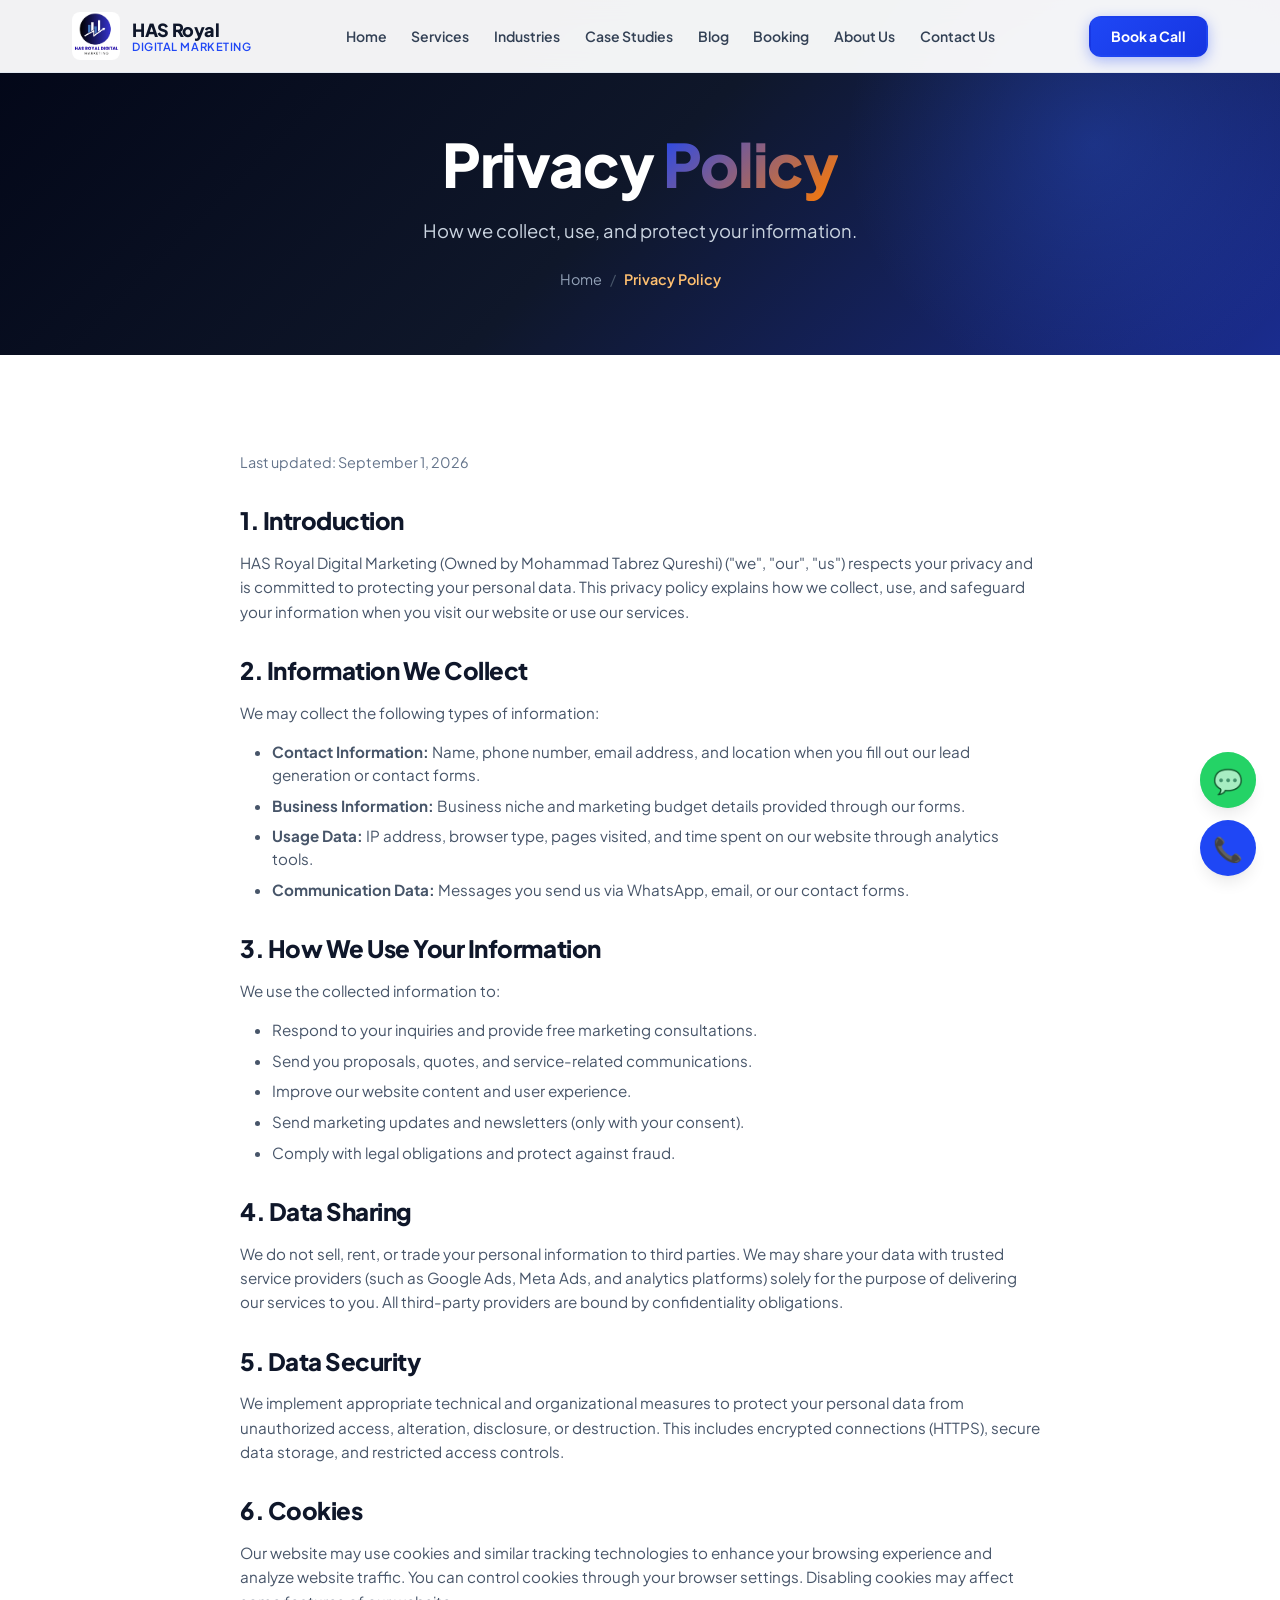
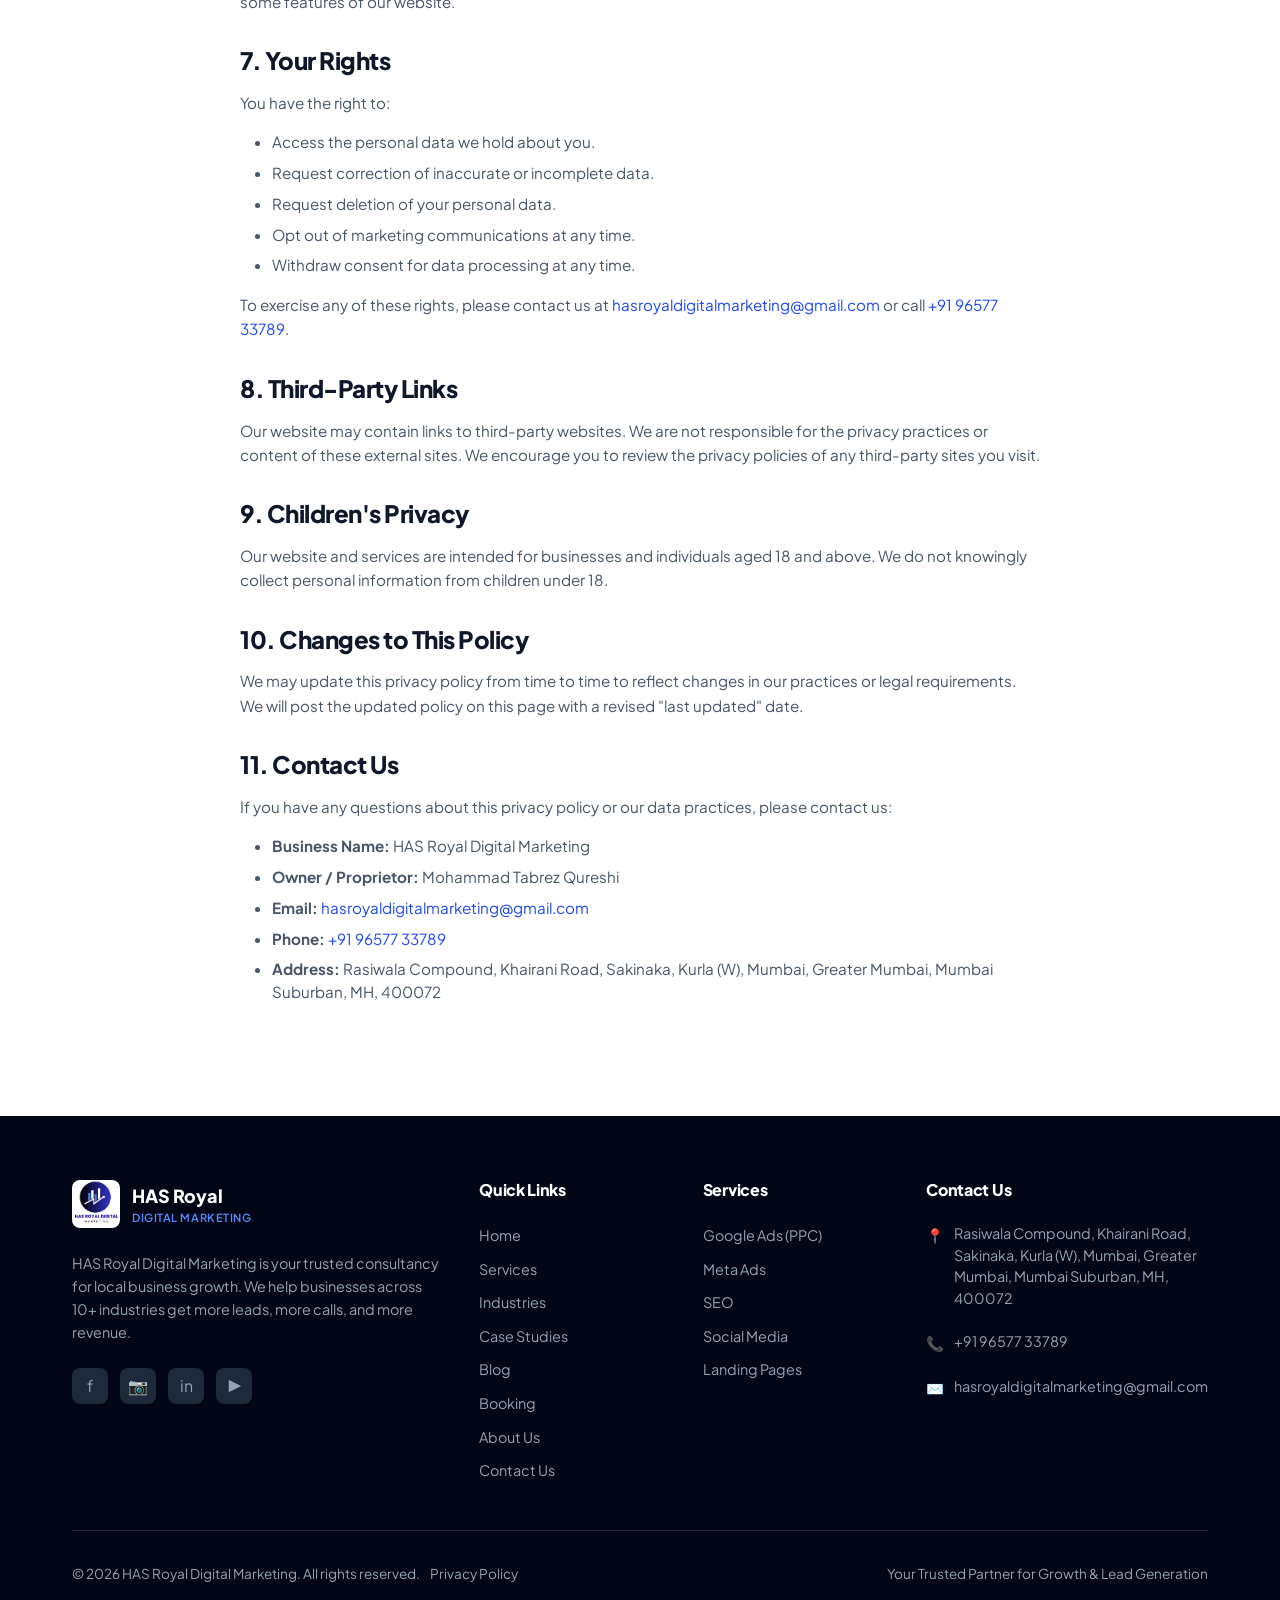
<file: privacy.html>
<!DOCTYPE html>
<html lang="en">
<head>
  <meta charset="UTF-8">
  <meta name="viewport" content="width=device-width, initial-scale=1.0">
  <title>Privacy Policy | HAS Royal Digital Marketing</title>
  <meta name="description" content="Privacy policy for HAS Royal Digital Marketing. Learn how we collect, use, and protect your personal information when you use our services or contact us.">
  <!-- Google tag (gtag.js) -->
<script async src="https://www.googletagmanager.com/gtag/js?id=AW-18473427269"></script>
<script>
  window.dataLayer = window.dataLayer || [];
  function gtag(){dataLayer.push(arguments);}
  gtag('js', new Date());

  gtag('config', 'AW-18473427269');
</script>
  <meta name="robots" content="index, follow">
  <script>
  function gtag_report_conversion(url) {
    var callback = function () {
      if (typeof(url) != 'undefined') {
        window.location = url;
      }
    };
    gtag('event', 'conversion', {
      'send_to': 'AW-18473427269/IwwNCNT-_IodEMXC6OhE',
      'value': 1.0,
      'currency': 'INR',
      'event_callback': callback
    });
    return false;
  }
</script>
  <link rel="preconnect" href="https://fonts.googleapis.com">
  <link rel="preconnect" href="https://fonts.gstatic.com" crossorigin>
  <link href="https://fonts.googleapis.com/css2?family=Plus+Jakarta+Sans:wght@400;600;700;800&display=swap" rel="stylesheet">
  <link rel="icon" type="image/jpeg" href="assets/has-royal-digital-marketing-logo.jpg">
  <link rel="stylesheet" href="css/styles.css">
  <meta property="og:type" content="website">
  <meta property="og:title" content="Privacy Policy | HAS Royal Digital Marketing">
  <meta property="og:description" content="Privacy policy for HAS Royal Digital Marketing. Learn how we collect, use, and protect your personal information.">
  <meta property="og:image" content="assets/has-royal-digital-marketing-logo.jpg">
  <meta property="og:url" content="https://has-royal-digital-marketing.netlify.app/privacy.html">
</head>
<body>

  <!-- Header -->
  <header class="header" id="header">
    <div class="container">
      <nav class="nav">
        <a href="index.html" class="nav-logo">
          <img src="assets/has-royal-digital-marketing-logo.jpg" alt="HAS Royal Digital Marketing Logo">
          <div class="nav-logo-text">
            <span class="brand">HAS Royal</span>
            <span class="tag">Digital Marketing</span>
          </div>
        </a>
        <ul class="nav-links" id="navLinks">
          <li><a href="index.html" class="nav-link">Home</a></li>
          <li><a href="services.html" class="nav-link">Services</a></li>
          <li><a href="industries.html" class="nav-link">Industries</a></li>
          <li><a href="casestudies.html" class="nav-link">Case Studies</a></li>
          <li><a href="blog.html" class="nav-link">Blog</a></li>
          <li><a href="booking.html" class="nav-link">Booking</a></li>
          <li><a href="about.html" class="nav-link">About Us</a></li>
          <li><a href="contact.html" class="nav-link">Contact Us</a></li>
        </ul>
        <div class="nav-cta">
          <a href="booking.html" class="btn btn-primary btn-sm">Book a Call</a>
          <button class="nav-toggle" id="navToggle" aria-label="Toggle menu">
            <span></span><span></span><span></span>
          </button>
        </div>
      </nav>
    </div>
  </header>

  <!-- Page Banner -->
  <section class="page-banner">
    <div class="container">
      <div class="page-banner-content">
        <h1>Privacy <span class="text-gradient">Policy</span></h1>
        <p>How we collect, use, and protect your information.</p>
        <div class="breadcrumb">
          <a href="index.html">Home</a>
          <span class="sep">/</span>
          <span class="current">Privacy Policy</span>
        </div>
      </div>
    </div>
  </section>

  <!-- Privacy Content -->
  <section class="section">
    <div class="container">
      <div class="privacy-content">
        <p style="color:var(--neutral-500);font-size:0.9rem">Last updated: September 1, 2026</p>

        <h2>1. Introduction</h2>
        <p>HAS Royal Digital Marketing (Owned by Mohammad Tabrez Qureshi) ("we", "our", "us") respects your privacy and is committed to protecting your personal data. This privacy policy explains how we collect, use, and safeguard your information when you visit our website or use our services.</p>

        <h2>2. Information We Collect</h2>
        <p>We may collect the following types of information:</p>
        <ul>
          <li><strong>Contact Information:</strong> Name, phone number, email address, and location when you fill out our lead generation or contact forms.</li>
          <li><strong>Business Information:</strong> Business niche and marketing budget details provided through our forms.</li>
          <li><strong>Usage Data:</strong> IP address, browser type, pages visited, and time spent on our website through analytics tools.</li>
          <li><strong>Communication Data:</strong> Messages you send us via WhatsApp, email, or our contact forms.</li>
        </ul>

        <h2>3. How We Use Your Information</h2>
        <p>We use the collected information to:</p>
        <ul>
          <li>Respond to your inquiries and provide free marketing consultations.</li>
          <li>Send you proposals, quotes, and service-related communications.</li>
          <li>Improve our website content and user experience.</li>
          <li>Send marketing updates and newsletters (only with your consent).</li>
          <li>Comply with legal obligations and protect against fraud.</li>
        </ul>

        <h2>4. Data Sharing</h2>
        <p>We do not sell, rent, or trade your personal information to third parties. We may share your data with trusted service providers (such as Google Ads, Meta Ads, and analytics platforms) solely for the purpose of delivering our services to you. All third-party providers are bound by confidentiality obligations.</p>

        <h2>5. Data Security</h2>
        <p>We implement appropriate technical and organizational measures to protect your personal data from unauthorized access, alteration, disclosure, or destruction. This includes encrypted connections (HTTPS), secure data storage, and restricted access controls.</p>

        <h2>6. Cookies</h2>
        <p>Our website may use cookies and similar tracking technologies to enhance your browsing experience and analyze website traffic. You can control cookies through your browser settings. Disabling cookies may affect some features of our website.</p>

        <h2>7. Your Rights</h2>
        <p>You have the right to:</p>
        <ul>
          <li>Access the personal data we hold about you.</li>
          <li>Request correction of inaccurate or incomplete data.</li>
          <li>Request deletion of your personal data.</li>
          <li>Opt out of marketing communications at any time.</li>
          <li>Withdraw consent for data processing at any time.</li>
        </ul>
        <p>To exercise any of these rights, please contact us at <a href="mailto:hasroyaldigitalmarketing@gmail.com">hasroyaldigitalmarketing@gmail.com</a> or call <a href="tel:+919657733789">+91 96577 33789</a>.</p>

        <h2>8. Third-Party Links</h2>
        <p>Our website may contain links to third-party websites. We are not responsible for the privacy practices or content of these external sites. We encourage you to review the privacy policies of any third-party sites you visit.</p>

        <h2>9. Children's Privacy</h2>
        <p>Our website and services are intended for businesses and individuals aged 18 and above. We do not knowingly collect personal information from children under 18.</p>

        <h2>10. Changes to This Policy</h2>
        <p>We may update this privacy policy from time to time to reflect changes in our practices or legal requirements. We will post the updated policy on this page with a revised "last updated" date.</p>

        <h2>11. Contact Us</h2>
        <p>If you have any questions about this privacy policy or our data practices, please contact us:</p>
        <ul>
          <li><strong>Business Name:</strong> HAS Royal Digital Marketing</li>
          <li><strong>Owner / Proprietor:</strong> Mohammad Tabrez Qureshi</li>
          <li><strong>Email:</strong> <a href="mailto:hasroyaldigitalmarketing@gmail.com">hasroyaldigitalmarketing@gmail.com</a></li>
          <li><strong>Phone:</strong> <a href="tel:+919657733789">+91 96577 33789</a></li>
          <li><strong>Address:</strong> Rasiwala Compound, Khairani Road, Sakinaka, Kurla (W), Mumbai, Greater Mumbai, Mumbai Suburban, MH, 400072</li>
        </ul>
      </div>
    </div>
  </section>

  <!-- Footer -->
  <footer class="footer">
    <div class="container">
      <div class="footer-grid">
        <div class="footer-brand-col">
          <div class="footer-brand">
            <img src="assets/has-royal-digital-marketing-logo.jpg" alt="HAS Royal Digital Marketing Logo">
            <div>
              <div class="brand">HAS Royal</div>
              <div class="tag">Digital Marketing</div>
            </div>
          </div>
          <div class="footer-about">
            <p>HAS Royal Digital Marketing is your trusted consultancy for local business growth. We help businesses across 10+ industries get more leads, more calls, and more revenue.</p>
            <div class="footer-social">
              <a href="booking.html" aria-label="Facebook">f</a>
              <a href="booking.html" aria-label="Instagram">📷</a>
              <a href="booking.html" aria-label="LinkedIn">in</a>
              <a href="booking.html" aria-label="YouTube">▶</a>
            </div>
          </div>
        </div>
        <div class="footer-col">
          <h4>Quick Links</h4>
          <ul>
            <li><a href="index.html">Home</a></li>
            <li><a href="services.html">Services</a></li>
            <li><a href="industries.html">Industries</a></li>
            <li><a href="casestudies.html">Case Studies</a></li>
            <li><a href="blog.html">Blog</a></li>
            <li><a href="booking.html">Booking</a></li>
            <li><a href="about.html">About Us</a></li>
            <li><a href="contact.html">Contact Us</a></li>
          </ul>
        </div>
        <div class="footer-col">
          <h4>Services</h4>
          <ul>
            <li><a href="services.html">Google Ads (PPC)</a></li>
            <li><a href="services.html">Meta Ads</a></li>
            <li><a href="services.html">SEO</a></li>
            <li><a href="services.html">Social Media</a></li>
            <li><a href="services.html">Landing Pages</a></li>
          </ul>
        </div>
        <div class="footer-col">
          <h4>Contact Us</h4>
          <ul class="footer-contact">
            <li><span class="icon">📍</span> Rasiwala Compound, Khairani Road, Sakinaka, Kurla (W), Mumbai, Greater Mumbai, Mumbai Suburban, MH, 400072</li>
            <li><span class="icon">📞</span> <a href="tel:+919657733789" onclick="return gtag_report_conversion('tel:+919657733789');">+91 96577 33789</a></li>
            <li><span class="icon">✉️</span> <a href="mailto:hasroyaldigitalmarketing@gmail.com">hasroyaldigitalmarketing@gmail.com</a></li>
          </ul>
        </div>
      </div>
      <div class="footer-bottom">
        <p>&copy; 2026 HAS Royal Digital Marketing. All rights reserved. <a href="privacy.html" style="color:var(--neutral-400);margin-left:0.5rem">Privacy Policy</a></p>
        <p>Your Trusted Partner for Growth & Lead Generation</p>
      </div>
    </div>
  </footer>

  <!-- Floating Buttons -->
  <div class="floating-buttons">
    <a href="https://wa.me/919657733789" class="float-btn float-btn-whatsapp" target="_blank" rel="noopener" aria-label="Chat on WhatsApp" style="position:relative">💬</a>
    <a href="tel:+919657733789" onclick="return gtag_report_conversion('tel:+919657733789');" class="float-btn float-btn-call" aria-label="Call Now">📞</a>
</div>

  <script src="js/main.js"></script>
</body>
</html>
</file>
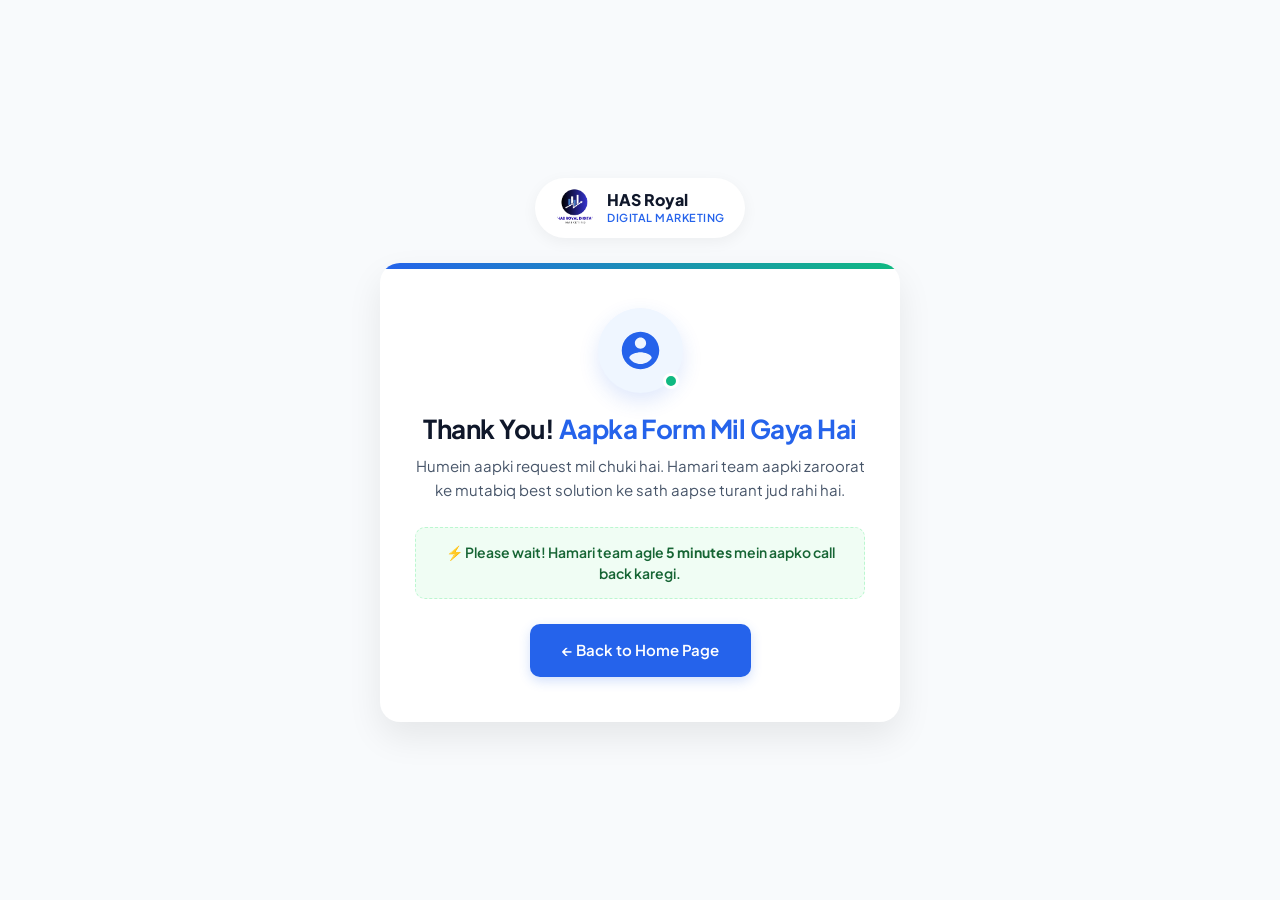
<file: thank-you.html>
<!DOCTYPE html>
<html lang="en">
<head>
    <meta charset="UTF-8">
    <meta name="viewport" content="width=device-width, initial-scale=1.0">
    <title>Thank You - HAS Royal Digital Marketing</title>
    <meta name="description" content="Thank you for contacting HAS Royal Digital Marketing. We have received your request and will get back to you shortly. Serving All Mumbai Services, Thane, and Navi Mumbai.">
	<!-- Google tag (gtag.js) -->
<script async src="https://www.googletagmanager.com/gtag/js?id=AW-18473427269"></script>
<script>
  window.dataLayer = window.dataLayer || [];
  function gtag(){dataLayer.push(arguments);}
  gtag('js', new Date());

  gtag('config', 'AW-18473427269');
</script>
    <meta name="robots" content="noindex, follow">
    <link rel="preconnect" href="https://fonts.googleapis.com">
    <link rel="preconnect" href="https://fonts.gstatic.com" crossorigin>
    <link href="https://fonts.googleapis.com/css2?family=Plus+Jakarta+Sans:wght@400;600;700;800&display=swap" rel="stylesheet">
    <link rel="icon" type="image/jpeg" href="assets/has-royal-digital-marketing-logo.jpg">
    <link rel="stylesheet" href="css/styles.css">
    <style>
        :root {
            --primary: #2563eb;
            --primary-dark: #1d4ed8;
            --success: #10b981;
            --text-dark: #0f172a;
            --text-light: #475569;
            --bg-light: #f8fafc;
        }
        * {
            margin: 0;
            padding: 0;
            box-sizing: border-box;
            font-family: 'Plus Jakarta Sans', sans-serif;
        }
        body {
            background-color: var(--bg-light);
            color: var(--text-dark);
            display: flex;
            flex-direction: column;
            justify-content: center;
            align-items: center;
            min-height: 100vh;
            padding: 20px;
        }
        /* Top Brand Header Styling */
        .page-brand-header {
            margin-bottom: 25px;
            text-align: center;
        }
        .brand-link {
            display: inline-flex;
            align-items: center;
            gap: 12px;
            text-decoration: none;
            background: #ffffff;
            padding: 10px 20px;
            border-radius: 50px;
            box-shadow: 0 4px 15px rgba(0, 0, 0, 0.05);
        }
        .brand-link img {
            width: 40px;
            height: 40px;
            border-radius: 50%;
            object-fit: cover;
        }
        .brand-text-wrap {
            text-align: left;
        }
        .brand-name {
            font-size: 16px;
            font-weight: 800;
            color: var(--text-dark);
            line-height: 1.2;
        }
        .brand-tag {
            font-size: 11px;
            font-weight: 600;
            color: var(--primary);
            text-transform: uppercase;
            letter-spacing: 0.5px;
        }
        .thank-you-card {
            background: #ffffff;
            max-width: 520px;
            width: 100%;
            padding: 45px 35px;
            border-radius: 20px;
            box-shadow: 0 15px 35px rgba(0, 0, 0, 0.08);
            text-align: center;
            position: relative;
            overflow: hidden;
        }
        .thank-you-card::before {
            content: '';
            position: absolute;
            top: 0;
            left: 0;
            width: 100%;
            height: 6px;
            background: linear-gradient(90deg, #2563eb, #10b981);
        }
        /* Support Agent Icon Styling */
        .support-avatar {
            width: 85px;
            height: 85px;
            margin: 0 auto 20px auto;
            background: #eff6ff;
            border-radius: 50%;
            display: flex;
            align-items: center;
            justify-content: center;
            position: relative;
            box-shadow: 0 8px 20px rgba(37, 99, 235, 0.15);
        }
        .support-avatar svg {
            width: 45px;
            height: 45px;
            fill: var(--primary);
        }
        /* Online Status Dot */
        .status-dot {
            position: absolute;
            bottom: 4px;
            right: 4px;
            width: 16px;
            height: 16px;
            background-color: var(--success);
            border: 3px solid #ffffff;
            border-radius: 50%;
            animation: pulse 2s infinite;
        }
        @keyframes pulse {
            0% { transform: scale(0.95); box-shadow: 0 0 0 0 rgba(16, 185, 129, 0.7); }
            70% { transform: scale(1); box-shadow: 0 0 0 8px rgba(16, 185, 129, 0); }
            100% { transform: scale(0.95); box-shadow: 0 0 0 0 rgba(16, 185, 129, 0); }
        }
        h1 {
            font-size: 26px;
            color: var(--text-dark);
            margin-bottom: 10px;
            font-weight: 700;
        }
        .highlight-text {
            color: var(--primary);
        }
        p {
            font-size: 15px;
            color: var(--text-light);
            line-height: 1.6;
            margin-bottom: 25px;
        }
        /* Callout Box for 5 Min Notice */
        .callback-box {
            background: #f0fdf4;
            border: 1px dashed #bbf7d0;
            padding: 14px 18px;
            border-radius: 10px;
            margin-bottom: 25px;
            color: #166534;
            font-size: 14px;
            font-weight: 600;
        }
        .btn {
            display: inline-block;
            background-color: var(--primary);
            color: #ffffff;
            padding: 13px 30px;
            font-size: 15px;
            font-weight: 600;
            text-decoration: none;
            border-radius: 10px;
            transition: all 0.3s ease;
            box-shadow: 0 4px 12px rgba(37, 99, 235, 0.2);
        }
        .btn:hover {
            background-color: var(--primary-dark);
            transform: translateY(-1px);
        }
    </style>
</head>
<body>

    <!-- Top Business Header / Logo -->
    <div class="page-brand-header">
        <a href="index.html" class="brand-link">
            <img src="assets/has-royal-digital-marketing-logo.jpg" alt="HAS Royal Digital Marketing Logo">
            <div class="brand-text-wrap">
                <div class="brand-name">HAS Royal</div>
                <div class="brand-tag">Digital Marketing</div>
            </div>
        </a>
    </div>

    <div class="thank-you-card">
        <!-- Professional Support / Customer Care Lady Icon -->
        <div class="support-avatar">
            <svg viewBox="0 0 24 24">
                <path d="M12 2C6.48 2 2 6.48 2 12s4.48 10 10 10 10-4.48 10-10S17.52 2 12 2zm0 3c1.66 0 3 1.34 3 3s-1.34 3-3 3-3-1.34-3-3 1.34-3 3-3zm0 14.2c-2.5 0-4.71-1.28-6-3.22.03-1.99 4-3.08 6-3.08 1.99 0 5.97 1.09 6 3.08-1.29 1.94-3.5 3.22-6 3.22z"/>
            </svg>
            <div class="status-dot"></div>
        </div>

        <h1>Thank You! <span class="highlight-text">Aapka Form Mil Gaya Hai</span></h1>
        
        <p>Humein aapki request mil chuki hai. Hamari team aapki zaroorat ke mutabiq best solution ke sath aapse turant jud rahi hai.</p>

        <!-- 5 Minutes Callback Box -->
        <div class="callback-box">
            ⚡ Please wait! Hamari team agle <strong>5 minutes</strong> mein aapko call back karegi.
        </div>

        <a href="index.html" class="btn">← Back to Home Page</a>
    </div>

</body>
</html>
</file>
<file: css/styles.css>
/* ============================================
   HAS Royal Digital Marketing - Main Stylesheet
   ============================================ */

/* --- Reset & Base --- */
*, *::before, *::after {
  margin: 0;
  padding: 0;
  box-sizing: border-box;
}

:root {
  /* Color System */
  --primary-50: #eef4ff;
  --primary-100: #d9e6ff;
  --primary-200: #bcd3ff;
  --primary-300: #8eb5ff;
  --primary-400: #598cff;
  --primary-500: #3366ff;
  --primary-600: #1f47f5;
  --primary-700: #1635e1;
  --primary-800: #182db6;
  --primary-900: #1a2c8f;

  --accent-50: #fff8ed;
  --accent-100: #ffefd4;
  --accent-200: #ffdba8;
  --accent-300: #ffc070;
  --accent-400: #ff9a33;
  --accent-500: #ff7a00;
  --accent-600: #f06000;
  --accent-700: #c84800;
  --accent-800: #9e3a06;
  --accent-900: #7e3208;

  --success-50: #edfcf4;
  --success-100: #d4f7e3;
  --success-200: #abedca;
  --success-300: #73dda8;
  --success-400: #3cc582;
  --success-500: #1baa68;
  --success-600: #108a56;
  --success-700: #0c6c47;
  --success-800: #0d563a;
  --success-900: #0c4831;

  --warning-50: #fffbeb;
  --warning-100: #fef3c7;
  --warning-200: #fde68a;
  --warning-300: #fcd34d;
  --warning-400: #fbbf24;
  --warning-500: #f59e0b;
  --warning-600: #d97706;
  --warning-700: #b45309;
  --warning-800: #92400e;
  --warning-900: #78350f;

  --error-50: #fef2f2;
  --error-100: #fee2e2;
  --error-200: #fecaca;
  --error-300: #fca5a5;
  --error-400: #f87171;
  --error-500: #ef4444;
  --error-600: #dc2626;
  --error-700: #b91c1c;
  --error-800: #991b1b;
  --error-900: #7f1d1d;

  --neutral-0: #ffffff;
  --neutral-50: #f8fafc;
  --neutral-100: #f1f5f9;
  --neutral-200: #e2e8f0;
  --neutral-300: #cbd5e1;
  --neutral-400: #94a3b8;
  --neutral-500: #64748b;
  --neutral-600: #475569;
  --neutral-700: #334155;
  --neutral-800: #1e293b;
  --neutral-900: #0f172a;
  --neutral-950: #020617;

  /* Typography */
  --font-sans: 'Plus Jakarta Sans', 'Segoe UI', Tahoma, sans-serif;
  --font-heading: 'Plus Jakarta Sans', 'Segoe UI', Tahoma, sans-serif;

  /* Spacing (8px system) */
  --space-1: 0.5rem;
  --space-2: 1rem;
  --space-3: 1.5rem;
  --space-4: 2rem;
  --space-5: 2.5rem;
  --space-6: 3rem;
  --space-8: 4rem;
  --space-10: 5rem;
  --space-12: 6rem;

  /* Radius */
  --radius-sm: 0.375rem;
  --radius-md: 0.5rem;
  --radius-lg: 0.75rem;
  --radius-xl: 1rem;
  --radius-2xl: 1.5rem;
  --radius-full: 9999px;

  /* Shadows */
  --shadow-sm: 0 1px 2px rgba(0,0,0,0.05);
  --shadow-md: 0 4px 6px -1px rgba(0,0,0,0.08), 0 2px 4px -2px rgba(0,0,0,0.05);
  --shadow-lg: 0 10px 15px -3px rgba(0,0,0,0.08), 0 4px 6px -4px rgba(0,0,0,0.05);
  --shadow-xl: 0 20px 25px -5px rgba(0,0,0,0.1), 0 8px 10px -6px rgba(0,0,0,0.05);
  --shadow-2xl: 0 25px 50px -12px rgba(0,0,0,0.18);

  /* Transitions */
  --transition-fast: 150ms ease;
  --transition-base: 250ms ease;
  --transition-slow: 400ms ease;
}

html {
  scroll-behavior: smooth;
  font-size: 16px;
}

body {
  font-family: var(--font-sans);
  line-height: 1.5;
  color: var(--neutral-800);
  background: var(--neutral-0);
  overflow-x: hidden;
}

h1, h2, h3, h4, h5, h6 {
  font-family: var(--font-heading);
  font-weight: 800;
  line-height: 1.2;
  color: var(--neutral-900);
  letter-spacing: -0.02em;
}

h1 { font-size: clamp(2.25rem, 5vw, 3.75rem); }
h2 { font-size: clamp(1.75rem, 4vw, 2.75rem); }
h3 { font-size: clamp(1.25rem, 3vw, 1.75rem); }
h4 { font-size: 1.25rem; }

p { line-height: 1.6; }

a {
  color: var(--primary-600);
  text-decoration: none;
  transition: color var(--transition-fast);
}

a:hover { color: var(--primary-700); }

img {
  max-width: 100%;
  height: auto;
  display: block;
}

ul, ol { list-style: none; }

/* --- Container --- */
.container {
  width: 100%;
  max-width: 1200px;
  margin: 0 auto;
  padding: 0 var(--space-4);
}

.container-wide {
  width: 100%;
  max-width: 1400px;
  margin: 0 auto;
  padding: 0 var(--space-4);
}

.section {
  padding: var(--space-12) 0;
}

.section-sm {
  padding: var(--space-8) 0;
}

.section-title {
  text-align: center;
  margin-bottom: var(--space-2);
}

.section-subtitle {
  text-align: center;
  color: var(--neutral-500);
  font-size: 1.125rem;
  max-width: 640px;
  margin: 0 auto var(--space-8);
}

.text-gradient {
  background: linear-gradient(135deg, var(--primary-600), var(--accent-500));
  -webkit-background-clip: text;
  background-clip: text;
  -webkit-text-fill-color: transparent;
}

/* --- Buttons --- */
.btn {
  display: inline-flex;
  align-items: center;
  justify-content: center;
  gap: 0.5rem;
  padding: 0.75rem 1.75rem;
  border-radius: var(--radius-lg);
  font-weight: 700;
  font-size: 1rem;
  border: 2px solid transparent;
  cursor: pointer;
  transition: all var(--transition-base);
  font-family: var(--font-sans);
  white-space: nowrap;
}

.btn-primary {
  background: linear-gradient(135deg, var(--primary-600), var(--primary-700));
  color: #fff;
  box-shadow: 0 4px 14px rgba(31, 71, 245, 0.35);
}

.btn-primary:hover {
  transform: translateY(-2px);
  box-shadow: 0 8px 24px rgba(31, 71, 245, 0.45);
  color: #fff;
}

.btn-accent {
  background: linear-gradient(135deg, var(--accent-400), var(--accent-600));
  color: #fff;
  box-shadow: 0 4px 14px rgba(255, 122, 0, 0.35);
}

.btn-accent:hover {
  transform: translateY(-2px);
  box-shadow: 0 8px 24px rgba(255, 122, 0, 0.45);
  color: #fff;
}

.btn-outline {
  background: transparent;
  border-color: var(--primary-600);
  color: var(--primary-600);
}

.btn-outline:hover {
  background: var(--primary-600);
  color: #fff;
}

.btn-ghost {
  background: var(--neutral-100);
  color: var(--neutral-800);
}

.btn-ghost:hover {
  background: var(--neutral-200);
}

.btn-lg {
  padding: 1rem 2.25rem;
  font-size: 1.125rem;
}

.btn-sm {
  padding: 0.5rem 1.25rem;
  font-size: 0.875rem;
}

/* --- Header / Navigation --- */
.header {
  position: fixed;
  top: 0;
  left: 0;
  width: 100%;
  z-index: 1000;
  background: rgba(255, 255, 255, 0.95);
  backdrop-filter: blur(12px);
  -webkit-backdrop-filter: blur(12px);
  border-bottom: 1px solid var(--neutral-200);
  transition: all var(--transition-base);
}

.header.scrolled {
  box-shadow: var(--shadow-lg);
}

.nav {
  display: flex;
  align-items: center;
  justify-content: space-between;
  padding: 0.75rem 0;
}

.nav-logo {
  display: flex;
  align-items: center;
  gap: 0.75rem;
  text-decoration: none;
}

.nav-logo img {
  width: 48px;
  height: 48px;
  border-radius: var(--radius-md);
}

.nav-logo-text {
  display: flex;
  flex-direction: column;
  line-height: 1.1;
}

.nav-logo-text .brand {
  font-size: 1.125rem;
  font-weight: 800;
  color: var(--neutral-900);
  letter-spacing: -0.02em;
}

.nav-logo-text .tag {
  font-size: 0.7rem;
  color: var(--primary-600);
  font-weight: 600;
  letter-spacing: 0.05em;
  text-transform: uppercase;
}

.nav-links {
  display: flex;
  align-items: center;
  gap: 0.15rem;
}

.nav-link {
  padding: 0.5rem 0.7rem;
  color: var(--neutral-700);
  font-weight: 600;
  font-size: 0.875rem;
  border-radius: var(--radius-md);
  transition: all var(--transition-fast);
  white-space: nowrap;
}

.nav-link:hover {
  color: var(--primary-600);
  background: var(--primary-50);
}

.nav-link.active {
  color: var(--primary-700);
  background: var(--primary-50);
}

.nav-cta {
  display: flex;
  align-items: center;
  gap: 0.75rem;
}

.nav-toggle {
  display: none;
  flex-direction: column;
  gap: 5px;
  background: none;
  border: none;
  cursor: pointer;
  padding: 0.5rem;
}

.nav-toggle span {
  width: 24px;
  height: 2px;
  background: var(--neutral-800);
  border-radius: 2px;
  transition: all var(--transition-base);
}

.nav-toggle.open span:nth-child(1) {
  transform: rotate(45deg) translate(5px, 5px);
}
.nav-toggle.open span:nth-child(2) {
  opacity: 0;
}
.nav-toggle.open span:nth-child(3) {
  transform: rotate(-45deg) translate(7px, -7px);
}

/* --- Hero --- */
.hero {
  position: relative;
  padding: 8rem 0 5rem;
  background: linear-gradient(135deg, var(--neutral-950) 0%, var(--neutral-900) 50%, var(--primary-900) 100%);
  overflow: hidden;
}

.hero::before {
  content: '';
  position: absolute;
  top: -50%;
  right: -10%;
  width: 600px;
  height: 600px;
  background: radial-gradient(circle, rgba(51, 102, 255, 0.3), transparent 70%);
  border-radius: 50%;
  pointer-events: none;
}

.hero::after {
  content: '';
  position: absolute;
  bottom: -30%;
  left: -10%;
  width: 500px;
  height: 500px;
  background: radial-gradient(circle, rgba(255, 122, 0, 0.15), transparent 70%);
  border-radius: 50%;
  pointer-events: none;
}

.hero-content {
  position: relative;
  z-index: 2;
  display: grid;
  grid-template-columns: 1fr 1fr;
  gap: var(--space-8);
  align-items: center;
}

.hero-text h1 {
  color: #fff;
  margin-bottom: var(--space-3);
}

.hero-text .hero-tag {
  display: inline-flex;
  align-items: center;
  gap: 0.5rem;
  padding: 0.4rem 1rem;
  background: rgba(255, 255, 255, 0.1);
  border: 1px solid rgba(255, 255, 255, 0.2);
  border-radius: var(--radius-full);
  color: var(--accent-300);
  font-size: 0.85rem;
  font-weight: 600;
  margin-bottom: var(--space-3);
}

.hero-text p {
  color: var(--neutral-300);
  font-size: 1.15rem;
  margin-bottom: var(--space-4);
  max-width: 520px;
}

.hero-buttons {
  display: flex;
  gap: 1rem;
  flex-wrap: wrap;
}

.hero-stats {
  display: flex;
  gap: 2.5rem;
  margin-top: var(--space-6);
  flex-wrap: wrap;
}

.hero-stat {
  display: flex;
  flex-direction: column;
}

.hero-stat .num {
  font-size: 2rem;
  font-weight: 800;
  color: #fff;
  line-height: 1;
}

.hero-stat .label {
  font-size: 0.85rem;
  color: var(--neutral-400);
  margin-top: 0.25rem;
}

.hero-image {
  position: relative;
  z-index: 2;
}

.hero-image img {
  border-radius: var(--radius-2xl);
  box-shadow: var(--shadow-2xl);
  width: 100%;
  height: 420px;
  object-fit: cover;
}

.hero-image .floating-card {
  position: absolute;
  bottom: -1.5rem;
  left: -1.5rem;
  background: #fff;
  padding: 1rem 1.5rem;
  border-radius: var(--radius-xl);
  box-shadow: var(--shadow-xl);
  display: flex;
  align-items: center;
  gap: 0.75rem;
}

.floating-card .icon {
  width: 40px;
  height: 40px;
  border-radius: var(--radius-md);
  background: var(--success-100);
  display: flex;
  align-items: center;
  justify-content: center;
  font-size: 1.25rem;
}

.floating-card .text .title {
  font-weight: 800;
  font-size: 0.9rem;
  color: var(--neutral-900);
}

.floating-card .text .sub {
  font-size: 0.75rem;
  color: var(--neutral-500);
}

/* --- Page Banner (for sub-pages) --- */
.page-banner {
  position: relative;
  padding: 8rem 0 4rem;
  background: linear-gradient(135deg, var(--neutral-950) 0%, var(--neutral-900) 50%, var(--primary-900) 100%);
  overflow: hidden;
}

.page-banner::before {
  content: '';
  position: absolute;
  top: -30%;
  right: -5%;
  width: 500px;
  height: 500px;
  background: radial-gradient(circle, rgba(51, 102, 255, 0.25), transparent 70%);
  border-radius: 50%;
  pointer-events: none;
}

.page-banner-content {
  position: relative;
  z-index: 2;
  text-align: center;
}

.page-banner h1 {
  color: #fff;
  margin-bottom: var(--space-2);
}

.page-banner p {
  color: var(--neutral-300);
  font-size: 1.15rem;
  max-width: 600px;
  margin: 0 auto;
}

.breadcrumb {
  display: flex;
  justify-content: center;
  gap: 0.5rem;
  margin-top: var(--space-3);
  font-size: 0.9rem;
}

.breadcrumb a {
  color: var(--neutral-400);
}

.breadcrumb a:hover {
  color: #fff;
}

.breadcrumb .sep {
  color: var(--neutral-600);
}

.breadcrumb .current {
  color: var(--accent-300);
  font-weight: 600;
}

/* --- Cards --- */
.card {
  background: #fff;
  border-radius: var(--radius-xl);
  padding: var(--space-4);
  box-shadow: var(--shadow-md);
  border: 1px solid var(--neutral-200);
  transition: all var(--transition-base);
}

.card:hover {
  transform: translateY(-4px);
  box-shadow: var(--shadow-xl);
  border-color: var(--primary-200);
}

.card-icon {
  width: 56px;
  height: 56px;
  border-radius: var(--radius-lg);
  display: flex;
  align-items: center;
  justify-content: center;
  font-size: 1.75rem;
  margin-bottom: var(--space-3);
  background: var(--primary-50);
}

.card h3 {
  margin-bottom: var(--space-2);
}

.card p {
  color: var(--neutral-600);
  font-size: 0.95rem;
}

/* --- Service Grid --- */
.service-grid {
  display: grid;
  grid-template-columns: repeat(auto-fit, minmax(280px, 1fr));
  gap: var(--space-4);
}

.service-card {
  background: #fff;
  border-radius: var(--radius-xl);
  overflow: hidden;
  box-shadow: var(--shadow-md);
  border: 1px solid var(--neutral-200);
  transition: all var(--transition-base);
}

.service-card:hover {
  transform: translateY(-6px);
  box-shadow: var(--shadow-2xl);
}

.service-card img {
  width: 100%;
  height: 200px;
  object-fit: cover;
}

.service-card-body {
  padding: var(--space-4);
}

.service-card h3 {
  margin-bottom: var(--space-2);
}

.service-card p {
  color: var(--neutral-600);
  margin-bottom: var(--space-3);
  font-size: 0.95rem;
}

.service-card .learn-more {
  display: inline-flex;
  align-items: center;
  gap: 0.4rem;
  font-weight: 700;
  font-size: 0.9rem;
  color: var(--primary-600);
}

.service-card .learn-more:hover {
  gap: 0.7rem;
}

/* --- Industry Grid --- */
.industry-grid {
  display: grid;
  grid-template-columns: repeat(auto-fit, minmax(300px, 1fr));
  gap: var(--space-4);
}

.industry-card {
  position: relative;
  border-radius: var(--radius-xl);
  overflow: hidden;
  box-shadow: var(--shadow-md);
  cursor: pointer;
  transition: all var(--transition-base);
  height: 320px;
}

.industry-card:hover {
  transform: translateY(-4px);
  box-shadow: var(--shadow-2xl);
}

.industry-card img {
  width: 100%;
  height: 100%;
  object-fit: cover;
  transition: transform var(--transition-slow);
}

.industry-card:hover img {
  transform: scale(1.08);
}

.industry-card-overlay {
  position: absolute;
  inset: 0;
  background: linear-gradient(to top, rgba(15, 23, 42, 0.9) 0%, rgba(15, 23, 42, 0.4) 50%, transparent 100%);
  display: flex;
  flex-direction: column;
  justify-content: flex-end;
  padding: var(--space-4);
}

.industry-card-overlay h3 {
  color: #fff;
  margin-bottom: var(--space-1);
}

.industry-card-overlay p {
  color: var(--neutral-300);
  font-size: 0.9rem;
}

.industry-card .badge {
  position: absolute;
  top: var(--space-3);
  right: var(--space-3);
  background: rgba(255, 255, 255, 0.9);
  padding: 0.3rem 0.75rem;
  border-radius: var(--radius-full);
  font-size: 0.75rem;
  font-weight: 700;
  color: var(--primary-700);
}

/* --- Stats Section --- */
.stats-section {
  background: linear-gradient(135deg, var(--primary-700), var(--primary-900));
  padding: var(--space-8) 0;
}

.stats-grid {
  display: grid;
  grid-template-columns: repeat(auto-fit, minmax(200px, 1fr));
  gap: var(--space-4);
  text-align: center;
}

.stat-item .num {
  font-size: 2.75rem;
  font-weight: 800;
  color: #fff;
  line-height: 1;
}

.stat-item .num .suffix {
  color: var(--accent-400);
}

.stat-item .label {
  color: var(--neutral-300);
  font-size: 0.95rem;
  margin-top: 0.5rem;
}

/* --- Trust Badges --- */
.trust-badges {
  display: flex;
  flex-wrap: wrap;
  justify-content: center;
  gap: var(--space-3);
}

.trust-badge {
  display: flex;
  align-items: center;
  gap: 0.5rem;
  padding: 0.75rem 1.5rem;
  background: #fff;
  border: 1px solid var(--neutral-200);
  border-radius: var(--radius-full);
  box-shadow: var(--shadow-sm);
  font-weight: 600;
  color: var(--neutral-700);
  font-size: 0.9rem;
}

.trust-badge .icon {
  font-size: 1.25rem;
}

/* --- Testimonials --- */
.testimonial-grid {
  display: grid;
  grid-template-columns: repeat(auto-fit, minmax(320px, 1fr));
  gap: var(--space-4);
}

.testimonial-card {
  background: #fff;
  border-radius: var(--radius-xl);
  padding: var(--space-4);
  box-shadow: var(--shadow-md);
  border: 1px solid var(--neutral-200);
  position: relative;
}

.testimonial-card .quote-mark {
  position: absolute;
  top: var(--space-3);
  right: var(--space-3);
  font-size: 3rem;
  color: var(--primary-100);
  font-family: Georgia, serif;
  line-height: 1;
}

.testimonial-card .stars {
  color: var(--accent-400);
  margin-bottom: var(--space-2);
  font-size: 1rem;
}

.testimonial-card .text {
  color: var(--neutral-700);
  font-size: 0.95rem;
  margin-bottom: var(--space-3);
  font-style: italic;
}

.testimonial-card .author {
  display: flex;
  align-items: center;
  gap: 0.75rem;
}

.testimonial-card .avatar {
  width: 44px;
  height: 44px;
  border-radius: 50%;
  background: linear-gradient(135deg, var(--primary-500), var(--accent-400));
  display: flex;
  align-items: center;
  justify-content: center;
  color: #fff;
  font-weight: 800;
  font-size: 1rem;
}

.testimonial-card .author-info .name {
  font-weight: 700;
  color: var(--neutral-900);
  font-size: 0.95rem;
}

.testimonial-card .author-info .role {
  font-size: 0.8rem;
  color: var(--neutral-500);
}

/* --- Case Study Cards --- */
.case-study-grid {
  display: grid;
  grid-template-columns: repeat(auto-fit, minmax(340px, 1fr));
  gap: var(--space-4);
}

.case-study-card {
  background: #fff;
  border-radius: var(--radius-xl);
  overflow: hidden;
  box-shadow: var(--shadow-md);
  border: 1px solid var(--neutral-200);
  transition: all var(--transition-base);
}

.case-study-card:hover {
  transform: translateY(-4px);
  box-shadow: var(--shadow-xl);
}

.case-study-card img {
  width: 100%;
  height: 220px;
  object-fit: cover;
}

.case-study-card .body {
  padding: var(--space-4);
}

.case-study-card .tag {
  display: inline-block;
  padding: 0.25rem 0.75rem;
  background: var(--primary-50);
  color: var(--primary-700);
  border-radius: var(--radius-full);
  font-size: 0.75rem;
  font-weight: 700;
  margin-bottom: var(--space-2);
}

.case-study-card h3 {
  margin-bottom: var(--space-2);
}

.case-study-card .summary {
  color: var(--neutral-600);
  font-size: 0.9rem;
  margin-bottom: var(--space-3);
}

.case-study-results {
  display: grid;
  grid-template-columns: repeat(3, 1fr);
  gap: 0.5rem;
  padding-top: var(--space-3);
  border-top: 1px solid var(--neutral-200);
}

.case-study-results .result-item {
  text-align: center;
}

.case-study-results .result-num {
  font-size: 1.25rem;
  font-weight: 800;
  color: var(--primary-700);
}

.case-study-results .result-label {
  font-size: 0.7rem;
  color: var(--neutral-500);
  text-transform: uppercase;
  letter-spacing: 0.03em;
}

/* --- Lead Form --- */
.lead-form-section {
  background: linear-gradient(135deg, var(--neutral-950), var(--primary-900));
  padding: var(--space-10) 0;
  position: relative;
  overflow: hidden;
}

.lead-form-section::before {
  content: '';
  position: absolute;
  top: -20%;
  right: -5%;
  width: 400px;
  height: 400px;
  background: radial-gradient(circle, rgba(255, 122, 0, 0.15), transparent 70%);
  border-radius: 50%;
  pointer-events: none;
}

.lead-form-wrapper {
  position: relative;
  z-index: 2;
  display: grid;
  grid-template-columns: 1fr 1.2fr;
  gap: var(--space-8);
  align-items: center;
  max-width: 1100px;
  margin: 0 auto;
}

.lead-form-info h2 {
  color: #fff;
  margin-bottom: var(--space-3);
}

.lead-form-info p {
  color: var(--neutral-300);
  font-size: 1.1rem;
  margin-bottom: var(--space-4);
}

.lead-form-info ul {
  display: flex;
  flex-direction: column;
  gap: 0.75rem;
}

.lead-form-info li {
  display: flex;
  align-items: center;
  gap: 0.75rem;
  color: var(--neutral-200);
  font-size: 0.95rem;
}

.lead-form-info li .check {
  width: 24px;
  height: 24px;
  border-radius: 50%;
  background: var(--success-500);
  display: flex;
  align-items: center;
  justify-content: center;
  color: #fff;
  font-size: 0.75rem;
  flex-shrink: 0;
}

.lead-form {
  background: #fff;
  padding: var(--space-5);
  border-radius: var(--radius-2xl);
  box-shadow: var(--shadow-2xl);
}

.lead-form h3 {
  margin-bottom: var(--space-3);
  text-align: center;
}

.lead-form .form-note {
  text-align: center;
  color: var(--neutral-500);
  font-size: 0.85rem;
  margin-bottom: var(--space-4);
}

.form-group {
  margin-bottom: var(--space-3);
}

.form-group label {
  display: block;
  font-weight: 600;
  font-size: 0.875rem;
  color: var(--neutral-700);
  margin-bottom: 0.4rem;
}

.form-group input,
.form-group select,
.form-group textarea {
  width: 100%;
  padding: 0.75rem 1rem;
  border: 2px solid var(--neutral-200);
  border-radius: var(--radius-md);
  font-size: 0.95rem;
  font-family: var(--font-sans);
  color: var(--neutral-800);
  background: var(--neutral-50);
  transition: all var(--transition-fast);
}

.form-group input:focus,
.form-group select:focus,
.form-group textarea:focus {
  outline: none;
  border-color: var(--primary-500);
  background: #fff;
  box-shadow: 0 0 0 3px rgba(51, 102, 255, 0.1);
}

.form-row {
  display: grid;
  grid-template-columns: 1fr 1fr;
  gap: var(--space-3);
}

.form-success {
  display: none;
  text-align: center;
  padding: var(--space-4);
}

.form-success.show {
  display: block;
}

.form-success .icon {
  font-size: 3rem;
  margin-bottom: var(--space-2);
}

.form-success h3 {
  color: var(--success-600);
  margin-bottom: var(--space-1);
}

.form-success p {
  color: var(--neutral-600);
}

/* --- CTA Section --- */
.cta-section {
  background: linear-gradient(135deg, var(--accent-500), var(--accent-700));
  padding: var(--space-8) 0;
  text-align: center;
  position: relative;
  overflow: hidden;
}

.cta-section::before {
  content: '';
  position: absolute;
  top: -50%;
  left: 50%;
  transform: translateX(-50%);
  width: 800px;
  height: 400px;
  background: radial-gradient(ellipse, rgba(255, 255, 255, 0.15), transparent 70%);
  pointer-events: none;
}

.cta-section h2 {
  color: #fff;
  margin-bottom: var(--space-2);
  position: relative;
  z-index: 2;
}

.cta-section p {
  color: rgba(255, 255, 255, 0.9);
  font-size: 1.15rem;
  margin-bottom: var(--space-4);
  position: relative;
  z-index: 2;
}

.cta-section .btn {
  position: relative;
  z-index: 2;
}

/* --- Footer --- */
.footer {
  background: var(--neutral-950);
  color: var(--neutral-400);
  padding: var(--space-8) 0 var(--space-4);
}

.footer-grid {
  display: grid;
  grid-template-columns: 2fr 1fr 1fr 1.5fr;
  gap: var(--space-5);
  margin-bottom: var(--space-6);
}

.footer-brand {
  display: flex;
  align-items: center;
  gap: 0.75rem;
  margin-bottom: var(--space-3);
}

.footer-brand img {
  width: 48px;
  height: 48px;
  border-radius: var(--radius-md);
}

.footer-brand .brand {
  font-size: 1.125rem;
  font-weight: 800;
  color: #fff;
}

.footer-brand .tag {
  font-size: 0.7rem;
  color: var(--primary-400);
  font-weight: 600;
  text-transform: uppercase;
  letter-spacing: 0.05em;
}

.footer-about p {
  font-size: 0.9rem;
  line-height: 1.6;
  margin-bottom: var(--space-3);
}

.footer-social {
  display: flex;
  gap: 0.75rem;
}

.footer-social a {
  width: 36px;
  height: 36px;
  border-radius: var(--radius-md);
  background: var(--neutral-800);
  display: flex;
  align-items: center;
  justify-content: center;
  color: var(--neutral-400);
  font-size: 1rem;
  transition: all var(--transition-fast);
}

.footer-social a:hover {
  background: var(--primary-600);
  color: #fff;
  transform: translateY(-2px);
}

.footer-col h4 {
  color: #fff;
  font-size: 1rem;
  margin-bottom: var(--space-3);
}

.footer-col ul {
  display: flex;
  flex-direction: column;
  gap: 0.6rem;
}

.footer-col a {
  color: var(--neutral-400);
  font-size: 0.9rem;
}

.footer-col a:hover {
  color: var(--primary-400);
}

.footer-contact li {
  display: flex;
  gap: 0.6rem;
  font-size: 0.9rem;
  margin-bottom: 0.75rem;
  color: var(--neutral-400);
  align-items: flex-start;
}

.footer-contact .icon {
  color: var(--primary-400);
  flex-shrink: 0;
  margin-top: 2px;
}

.footer-bottom {
  border-top: 1px solid var(--neutral-800);
  padding-top: var(--space-4);
  display: flex;
  justify-content: space-between;
  align-items: center;
  font-size: 0.85rem;
  flex-wrap: wrap;
  gap: 1rem;
}

.footer-bottom a {
  color: var(--neutral-400);
}

.footer-bottom a:hover {
  color: var(--primary-400);
}

/* --- Floating Buttons --- */
.floating-buttons {
  position: fixed;
  bottom: 1.5rem;
  right: 1.5rem;
  z-index: 999;
  display: flex;
  flex-direction: column;
  gap: 0.75rem;
}

.float-btn {
  width: 56px;
  height: 56px;
  border-radius: 50%;
  display: flex;
  align-items: center;
  justify-content: center;
  font-size: 1.5rem;
  color: #fff;
  box-shadow: var(--shadow-lg);
  cursor: pointer;
  border: none;
  transition: all var(--transition-base);
  text-decoration: none;
}

.float-btn:hover {
  transform: scale(1.1);
  color: #fff;
}

.float-btn-whatsapp {
  background: #25D366;
}

.float-btn-whatsapp::before {
  content: '';
  position: absolute;
  width: 56px;
  height: 56px;
  border-radius: 50%;
  background: #25D366;
  opacity: 0.4;
  animation: pulse 2s infinite;
}

.float-btn-call {
  background: var(--primary-600);
}

@keyframes pulse {
  0% { transform: scale(1); opacity: 0.4; }
  100% { transform: scale(1.5); opacity: 0; }
}

/* --- Blog Page --- */
.blog-grid {
  display: grid;
  grid-template-columns: repeat(auto-fit, minmax(340px, 1fr));
  gap: var(--space-4);
}

.blog-card {
  background: #fff;
  border-radius: var(--radius-xl);
  overflow: hidden;
  box-shadow: var(--shadow-md);
  border: 1px solid var(--neutral-200);
  transition: all var(--transition-base);
  display: flex;
  flex-direction: column;
}

.blog-card:hover {
  transform: translateY(-6px);
  box-shadow: var(--shadow-2xl);
}

.blog-card img {
  width: 100%;
  height: 220px;
  object-fit: cover;
}

.blog-card-body {
  padding: var(--space-4);
  display: flex;
  flex-direction: column;
  flex: 1;
}

.blog-card .blog-meta {
  display: flex;
  align-items: center;
  gap: 0.75rem;
  margin-bottom: var(--space-2);
  font-size: 0.8rem;
  color: var(--neutral-500);
}

.blog-card .blog-category {
  display: inline-block;
  padding: 0.25rem 0.75rem;
  background: var(--accent-50);
  color: var(--accent-700);
  border-radius: var(--radius-full);
  font-size: 0.75rem;
  font-weight: 700;
}

.blog-card h3 {
  margin-bottom: var(--space-2);
  font-size: 1.15rem;
}

.blog-card .excerpt {
  color: var(--neutral-600);
  font-size: 0.9rem;
  margin-bottom: var(--space-3);
  flex: 1;
}

.blog-card .read-more {
  display: inline-flex;
  align-items: center;
  gap: 0.4rem;
  font-weight: 700;
  font-size: 0.9rem;
  color: var(--primary-600);
}

.blog-card .read-more:hover {
  gap: 0.7rem;
}

/* --- Booking Page --- */
.booking-hero {
  position: relative;
  padding: 8rem 0 5rem;
  background: linear-gradient(135deg, var(--neutral-950) 0%, var(--neutral-900) 50%, var(--primary-900) 100%);
  overflow: hidden;
}

.booking-hero::before {
  content: '';
  position: absolute;
  top: -20%;
  right: -5%;
  width: 400px;
  height: 400px;
  background: radial-gradient(circle, rgba(255, 122, 0, 0.15), transparent 70%);
  border-radius: 50%;
  pointer-events: none;
}

.booking-layout {
  position: relative;
  z-index: 2;
  display: grid;
  grid-template-columns: 1fr 1fr;
  gap: var(--space-8);
  align-items: start;
}

.booking-info .hero-tag {
  display: inline-flex;
  align-items: center;
  gap: 0.5rem;
  padding: 0.4rem 1rem;
  background: rgba(255, 255, 255, 0.1);
  border: 1px solid rgba(255, 255, 255, 0.2);
  border-radius: var(--radius-full);
  color: var(--accent-300);
  font-size: 0.85rem;
  font-weight: 600;
}

.booking-benefits {
  list-style: none;
  padding: 0;
  margin-bottom: var(--space-6);
}

.booking-benefits li {
  display: flex;
  align-items: center;
  gap: 0.75rem;
  color: var(--neutral-200);
  font-size: 1rem;
  margin-bottom: 0.75rem;
}

.booking-benefits .check {
  width: 24px;
  height: 24px;
  border-radius: 50%;
  background: var(--success-500);
  color: #fff;
  display: flex;
  align-items: center;
  justify-content: center;
  font-size: 0.8rem;
  flex-shrink: 0;
}

.booking-trust {
  display: flex;
  gap: 2rem;
  padding-top: var(--space-4);
  border-top: 1px solid rgba(255, 255, 255, 0.1);
}

.booking-trust-item .num {
  font-size: 1.75rem;
  font-weight: 800;
  color: #fff;
  line-height: 1;
}

.booking-trust-item .label {
  font-size: 0.8rem;
  color: var(--neutral-400);
  margin-top: 0.25rem;
}

.booking-form-card {
  background: #fff;
  border-radius: var(--radius-2xl);
  padding: var(--space-6);
  box-shadow: var(--shadow-2xl);
}

.booking-progress {
  width: 100%;
  height: 6px;
  background: var(--neutral-200);
  border-radius: var(--radius-full);
  overflow: hidden;
  margin-bottom: var(--space-3);
}

.booking-progress-bar {
  height: 100%;
  width: 33%;
  background: linear-gradient(90deg, var(--primary-500), var(--accent-400));
  border-radius: var(--radius-full);
  transition: width var(--transition-base);
}

.booking-steps-indicator {
  display: flex;
  justify-content: center;
  gap: 0.5rem;
  margin-bottom: var(--space-4);
}

.booking-step-dot {
  width: 32px;
  height: 32px;
  border-radius: 50%;
  background: var(--neutral-200);
  color: var(--neutral-500);
  display: flex;
  align-items: center;
  justify-content: center;
  font-weight: 700;
  font-size: 0.85rem;
  transition: all var(--transition-base);
}

.booking-step-dot.active {
  background: var(--primary-600);
  color: #fff;
}

.booking-step-dot.completed {
  background: var(--success-500);
  color: #fff;
}

.booking-step {
  display: none;
}

.booking-step.active {
  display: block;
}

.booking-step h3 {
  margin-bottom: var(--space-1);
}

.booking-step .form-note {
  color: var(--neutral-500);
  font-size: 0.9rem;
  margin-bottom: var(--space-4);
}

.booking-step-buttons {
  display: flex;
  gap: 0.75rem;
  align-items: center;
}

.booking-step-buttons .btn {
  flex: 1;
}

.booking-success {
  display: none;
  text-align: center;
  padding: var(--space-4) 0;
}

.booking-success .icon {
  font-size: 3rem;
  margin-bottom: var(--space-2);
}

.booking-success h3 {
  margin-bottom: var(--space-2);
}

.booking-success p {
  color: var(--neutral-600);
  margin-bottom: var(--space-3);
}

/* --- Privacy Policy --- */
.privacy-content {
  max-width: 800px;
  margin: 0 auto;
}

.privacy-content h2 {
  font-size: 1.5rem;
  margin: var(--space-4) 0 var(--space-2);
}

.privacy-content h3 {
  font-size: 1.15rem;
  margin: var(--space-3) 0 var(--space-1);
}

.privacy-content p {
  color: var(--neutral-600);
  margin-bottom: var(--space-2);
  font-size: 0.95rem;
}

.privacy-content ul {
  list-style: disc;
  padding-left: var(--space-4);
  margin-bottom: var(--space-2);
}

.privacy-content ul li {
  color: var(--neutral-600);
  font-size: 0.95rem;
  margin-bottom: 0.5rem;
}

/* --- About Page --- */
.about-hero {
  display: grid;
  grid-template-columns: 1fr 1fr;
  gap: var(--space-6);
  align-items: center;
}

.about-hero img {
  border-radius: var(--radius-2xl);
  box-shadow: var(--shadow-xl);
  width: 100%;
  height: 400px;
  object-fit: cover;
}

.about-hero-text h2 {
  margin-bottom: var(--space-3);
}

.about-hero-text p {
  color: var(--neutral-600);
  margin-bottom: var(--space-3);
  font-size: 1.05rem;
}

.values-grid {
  display: grid;
  grid-template-columns: repeat(auto-fit, minmax(240px, 1fr));
  gap: var(--space-4);
}

.value-card {
  text-align: center;
  padding: var(--space-4);
}

.value-card .icon {
  width: 64px;
  height: 64px;
  border-radius: var(--radius-xl);
  display: flex;
  align-items: center;
  justify-content: center;
  font-size: 2rem;
  margin: 0 auto var(--space-3);
  background: linear-gradient(135deg, var(--primary-50), var(--accent-50));
}

.team-grid {
  display: grid;
  grid-template-columns: repeat(auto-fit, minmax(220px, 1fr));
  gap: var(--space-4);
}

.team-card {
  text-align: center;
  background: #fff;
  border-radius: var(--radius-xl);
  overflow: hidden;
  box-shadow: var(--shadow-md);
  border: 1px solid var(--neutral-200);
  transition: all var(--transition-base);
}

.team-card:hover {
  transform: translateY(-4px);
  box-shadow: var(--shadow-xl);
}

.team-card .avatar {
  width: 100%;
  height: 240px;
  background: linear-gradient(135deg, var(--primary-100), var(--accent-100));
  display: flex;
  align-items: center;
  justify-content: center;
  font-size: 4rem;
}

.team-card .info {
  padding: var(--space-3);
}

.team-card .info .name {
  font-weight: 800;
  font-size: 1.1rem;
  color: var(--neutral-900);
}

.team-card .info .role {
  font-size: 0.85rem;
  color: var(--primary-600);
  font-weight: 600;
  margin-top: 0.25rem;
}

/* --- Contact Page --- */
.contact-grid {
  display: grid;
  grid-template-columns: 1fr 1.5fr;
  gap: var(--space-6);
}

.contact-info-card {
  background: linear-gradient(135deg, var(--primary-700), var(--primary-900));
  border-radius: var(--radius-2xl);
  padding: var(--space-5);
  color: #fff;
}

.contact-info-card h3 {
  color: #fff;
  margin-bottom: var(--space-3);
}

.contact-info-card p {
  color: var(--neutral-300);
  margin-bottom: var(--space-4);
}

.contact-info-list {
  display: flex;
  flex-direction: column;
  gap: var(--space-3);
}

.contact-info-item {
  display: flex;
  gap: 0.75rem;
  align-items: flex-start;
}

.contact-info-item .icon {
  width: 40px;
  height: 40px;
  border-radius: var(--radius-md);
  background: rgba(255, 255, 255, 0.1);
  display: flex;
  align-items: center;
  justify-content: center;
  font-size: 1.1rem;
  flex-shrink: 0;
}

.contact-info-item .text .label {
  font-size: 0.75rem;
  color: var(--neutral-400);
  text-transform: uppercase;
  letter-spacing: 0.05em;
}

.contact-info-item .text .value {
  font-size: 0.95rem;
  color: #fff;
  font-weight: 600;
}

.contact-info-item .text a {
  color: #fff;
}

.contact-form-card {
  background: #fff;
  border-radius: var(--radius-2xl);
  padding: var(--space-5);
  box-shadow: var(--shadow-lg);
  border: 1px solid var(--neutral-200);
}

.map-section {
  margin-top: var(--space-6);
  border-radius: var(--radius-2xl);
  overflow: hidden;
  box-shadow: var(--shadow-lg);
}

.map-section iframe {
  width: 100%;
  height: 350px;
  border: 0;
}

/* --- Animations --- */
.fade-in {
  opacity: 0;
  transform: translateY(30px);
  transition: opacity 0.6s ease, transform 0.6s ease;
}

.fade-in.visible {
  opacity: 1;
  transform: translateY(0);
}

.fade-in:nth-child(2) { transition-delay: 0.1s; }
.fade-in:nth-child(3) { transition-delay: 0.2s; }
.fade-in:nth-child(4) { transition-delay: 0.3s; }

/* --- Responsive --- */
@media (max-width: 968px) {
  .hero-content,
  .lead-form-wrapper,
  .about-hero,
  .contact-grid {
    grid-template-columns: 1fr;
  }

  .hero-image {
    order: -1;
  }

  .hero-image img {
    height: 300px;
  }

  .footer-grid {
    grid-template-columns: 1fr 1fr;
  }

  .footer-brand-col {
    grid-column: 1 / -1;
  }
}

@media (max-width: 768px) {
  .nav-links {
    position: fixed;
    top: 72px;
    left: 0;
    width: 100%;
    background: #fff;
    flex-direction: column;
    align-items: stretch;
    padding: var(--space-3);
    gap: 0.5rem;
    box-shadow: var(--shadow-lg);
    border-bottom: 1px solid var(--neutral-200);
    transform: translateY(-150%);
    transition: transform var(--transition-base);
    z-index: 999;
    max-height: calc(100vh - 72px);
    overflow-y: auto;
  }

  .nav-links.open {
    transform: translateY(0);
  }

  .nav-link {
    padding: 0.75rem 1rem;
    font-size: 1rem;
  }

  .nav-toggle {
    display: flex;
  }

  .nav-cta .btn {
    display: none;
  }

  .hero {
    padding: 6rem 0 3rem;
  }

  .hero-stats {
    gap: 1.5rem;
  }

  .hero-stat .num {
    font-size: 1.5rem;
  }

  .section {
    padding: var(--space-8) 0;
  }

  .form-row {
    grid-template-columns: 1fr;
  }

  .footer-grid {
    grid-template-columns: 1fr;
  }

  .footer-bottom {
    flex-direction: column;
    text-align: center;
  }

  .floating-buttons {
    bottom: 1rem;
    right: 1rem;
  }

  .float-btn {
    width: 48px;
    height: 48px;
    font-size: 1.25rem;
  }

  .case-study-results {
    grid-template-columns: 1fr;
    gap: 0.75rem;
  }

  .lead-form {
    padding: var(--space-4);
  }

  .booking-layout {
    grid-template-columns: 1fr;
    gap: var(--space-6);
  }

  .booking-hero {
    padding: 6rem 0 3rem;
  }

  .booking-trust {
    gap: 1.5rem;
  }

  .booking-trust-item .num {
    font-size: 1.5rem;
  }

  .booking-form-card {
    padding: var(--space-4);
  }
}

@media (max-width: 480px) {
  .container {
    padding: 0 var(--space-3);
  }

  .hero-buttons {
    flex-direction: column;
    width: 100%;
  }

  .hero-buttons .btn {
    width: 100%;
  }

  .nav-logo-text .brand {
    font-size: 0.95rem;
  }

  .nav-logo img {
    width: 40px;
    height: 40px;
  }
}
/* Mobile Quick CTA Styles near Hamburger */
.mobile-top-cta {
  display: none;
  align-items: center;
  gap: 6px;
  margin-left: auto;
  margin-right: 10px;
}
.top-call-btn, .top-book-btn {
  display: flex;
  align-items: center;
  gap: 5px;
  padding: 4px 10px 4px 4px;
  font-size: 12px;
  font-weight: 700;
  border-radius: 20px;
  text-decoration: none;
  white-space: nowrap;
  transition: all 0.3s ease;
}
.top-call-btn {
  background-color: #eff6ff;
  color: #2563eb;
  border: 1px solid #bfdbfe;
}
.support-agent-avatar {
  position: relative;
  width: 26px;
  height: 26px;
  border-radius: 50%;
  overflow: hidden;
  border: 2px solid #2563eb;
}
.support-agent-avatar img {
  width: 100%;
  height: 100%;
  object-fit: cover;
}
.agent-status-dot {
  position: absolute;
  bottom: 0;
  right: 0;
  width: 7px;
  height: 7px;
  background-color: #10b981;
  border: 1px solid #ffffff;
  border-radius: 50%;
}
.top-book-btn {
  background-color: #2563eb;
  color: #ffffff;
  padding: 6px 12px;
  border-radius: 20px;
}
@media (max-width: 991px) {
  .mobile-top-cta {
    display: flex;
  }
}
</file>
